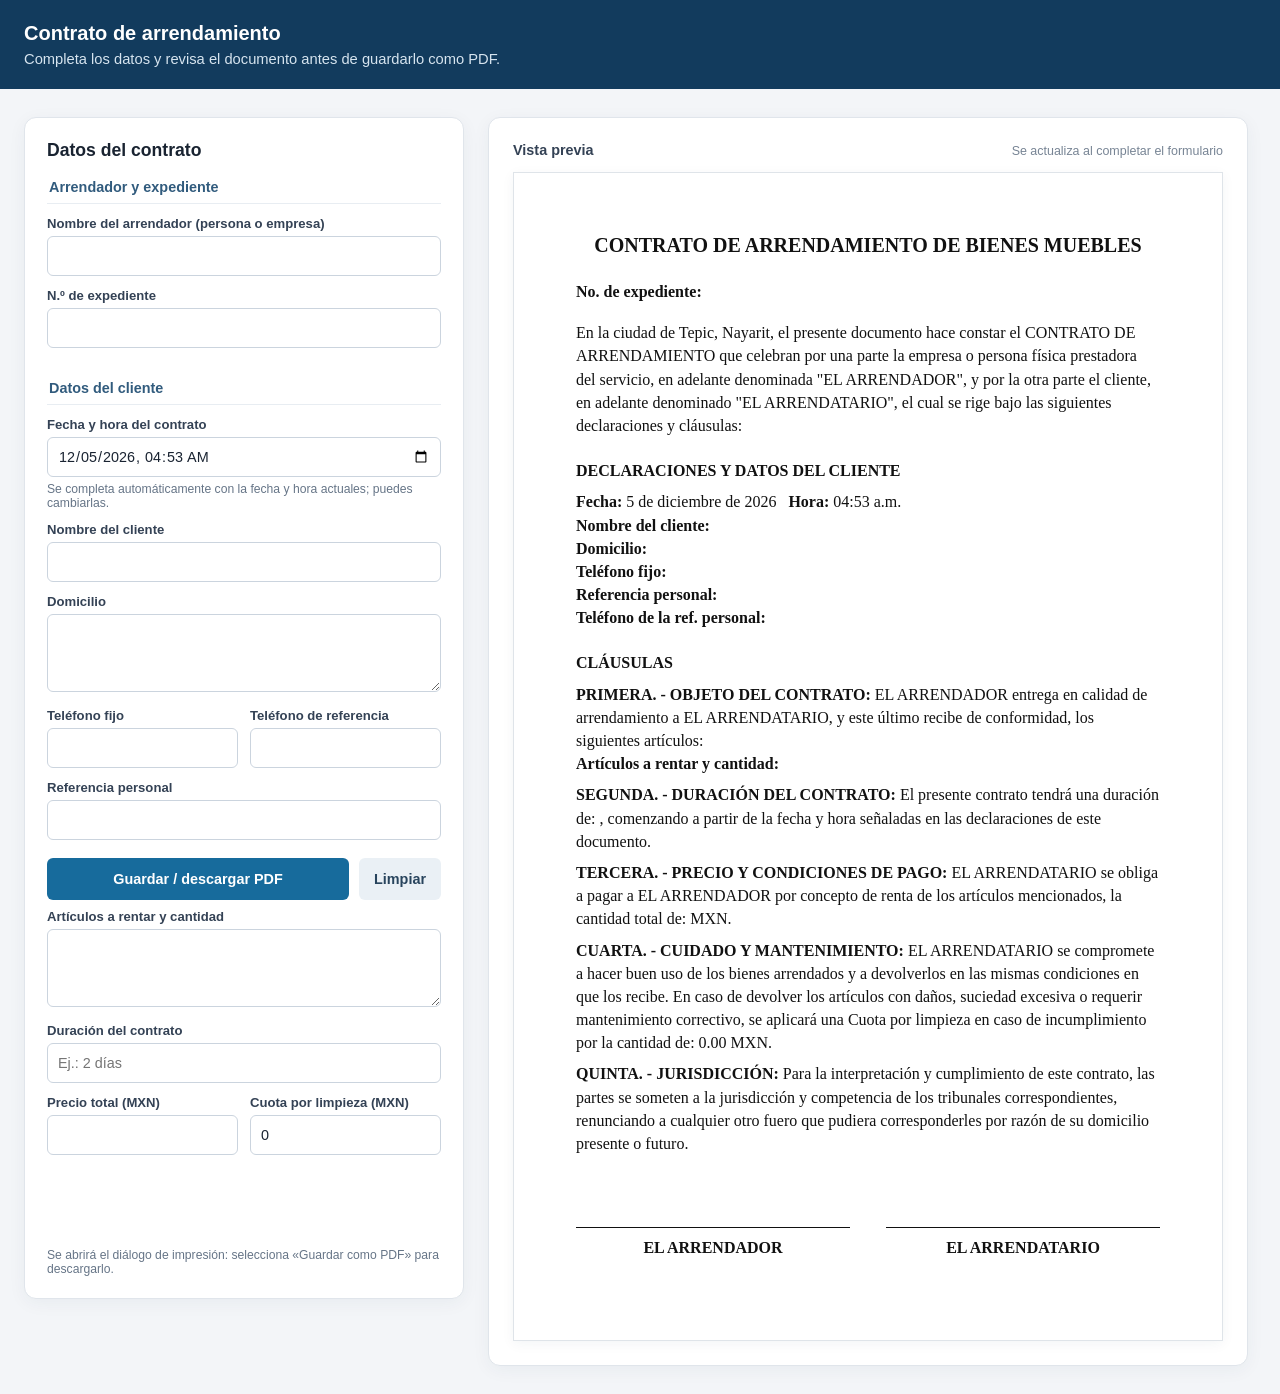
<file: index.html>
<!doctype html>
<html lang="es">
<head>
  <meta charset="utf-8">
  <meta name="viewport" content="width=device-width, initial-scale=1">
  <meta name="theme-color" content="#f3f5f8">
  <title>Generador de contrato de arrendamiento</title>
  <style>
    :root {
      color-scheme: light;
      font-family: "Segoe UI", Arial, sans-serif;
      color: #192331;
      background: #f3f5f8;
      font-synthesis: none;
    }

    * { box-sizing: border-box; }

    body { margin: 0; }

    .topbar {
      padding: 22px max(24px, calc((100% - 1440px) / 2));
      background: #123b5d;
      color: #fff;
    }

    .topbar h1 {
      margin: 0;
      font-size: 1.25rem;
      font-weight: 650;
    }

    .topbar p {
      margin: 6px 0 0;
      color: #d6e4ef;
      font-size: .92rem;
    }

    main {
      display: grid;
      grid-template-columns: minmax(320px, 440px) minmax(480px, 760px);
      gap: 24px;
      align-items: start;
      max-width: 1440px;
      margin: 28px auto;
      padding: 0 24px;
    }

    .panel {
      border: 1px solid #e0e5eb;
      border-radius: 12px;
      background: #fff;
      box-shadow: 0 4px 18px #16324f0d;
    }

    .form-panel { padding: 22px; }

    .panel h2 {
      margin: 0 0 18px;
      font-size: 1.1rem;
    }

    fieldset {
      min-width: 0;
      margin: 0 0 20px;
      padding: 0;
      border: 0;
    }

    legend {
      width: 100%;
      margin-bottom: 12px;
      padding-bottom: 8px;
      border-bottom: 1px solid #e8edf2;
      color: #315b7d;
      font-size: .9rem;
      font-weight: 700;
    }

    .field { margin-bottom: 12px; }

    .field-row {
      display: grid;
      grid-template-columns: 1fr 1fr;
      gap: 12px;
    }

    label {
      display: block;
      margin-bottom: 5px;
      color: #344255;
      font-size: .82rem;
      font-weight: 600;
    }

    input, textarea {
      width: 100%;
      min-height: 40px;
      padding: 9px 10px;
      border: 1px solid #cbd4de;
      border-radius: 6px;
      background: #fff;
      color: #192331;
      font: inherit;
      font-size: .9rem;
    }

    textarea {
      min-height: 78px;
      resize: vertical;
    }

    input:focus, textarea:focus {
      border-color: #2c77ac;
      outline: 3px solid #2c77ac24;
    }

    .hint {
      margin: 5px 0 0;
      color: #667587;
      font-size: .76rem;
    }

    .actions {
      position: sticky;
      bottom: 0;
      display: flex;
      gap: 10px;
      padding: 14px 0 0;
      background: #fff;
    }

    button {
      min-height: 42px;
      padding: 10px 15px;
      border: 0;
      border-radius: 6px;
      font: inherit;
      font-size: .9rem;
      font-weight: 650;
      cursor: pointer;
    }

    .primary { flex: 1; background: #176b9c; color: #fff; }
    .primary:hover { background: #10577f; }
    .secondary { background: #eaf0f5; color: #28445d; }
    .secondary:hover { background: #dce6ee; }

    .preview-panel { padding: 24px; }

    .preview-heading {
      display: flex;
      justify-content: space-between;
      align-items: baseline;
      gap: 12px;
      margin: 0 0 14px;
      color: #344255;
      font-size: .9rem;
      font-weight: 700;
    }

    .preview-heading span {
      color: #778494;
      font-size: .78rem;
      font-weight: 400;
    }

    .document {
      min-height: 860px;
      padding: 58px 62px;
      border: 1px solid #dfe4e9;
      background: #fff;
      box-shadow: 0 3px 12px #16324f0d;
      color: #111;
      font-family: "Times New Roman", serif;
      font-size: 12pt;
      line-height: 1.45;
    }

    .document h2 {
      margin: 0 0 20px;
      text-align: center;
      font-family: "Times New Roman", serif;
      font-size: 15pt;
    }

    .document h3 {
      margin: 22px 0 8px;
      font-family: "Times New Roman", serif;
      font-size: 12pt;
    }

    .document p { margin: 8px 0; }
    .document .expediente { margin: 0 0 18px; }
    .document .signature-row {
      display: grid;
      grid-template-columns: 1fr 1fr;
      gap: 36px;
      margin-top: 72px;
      text-align: center;
    }
    .document .signature-line {
      padding-top: 8px;
      border-top: 1px solid #111;
    }
    .document .signature-line strong,
    .document .signature-line span { display: block; }
    .document .signature-line span { min-height: 1.4em; }

    @media (max-width: 1000px) {
      main { grid-template-columns: minmax(300px, 430px) minmax(0, 1fr); }
      .document { padding: 42px 36px; }
    }

    @media (max-width: 760px) {
      main { grid-template-columns: 1fr; margin-top: 18px; padding: 0 14px; }
      .topbar { padding: 18px 16px; }
      .document { min-height: 0; padding: 32px 24px; }
    }

    @media print {
      @page { size: letter; margin: 0.7in; }
      html, body { background: #fff; }
      .topbar, .form-panel, .preview-heading { display: none !important; }
      main {
        display: block;
        max-width: none;
        margin: 0;
        padding: 0;
      }
      .preview-panel {
        padding: 0;
        border: 0;
        border-radius: 0;
        box-shadow: none;
      }
      .document {
        min-height: 0;
        padding: 0;
        border: 0;
        box-shadow: none;
        font-size: 11pt;
      }
    }
  </style>
</head>
<body>
  <header class="topbar">
    <h1>Contrato de arrendamiento</h1>
    <p>Completa los datos y revisa el documento antes de guardarlo como PDF.</p>
  </header>

  <main>
    <section class="panel form-panel" aria-labelledby="form-title">
      <h2 id="form-title">Datos del contrato</h2>
      <form id="contract-form">
        <fieldset>
          <legend>Arrendador y expediente</legend>
          <div class="field">
            <label for="landlord">Nombre del arrendador (persona o empresa)</label>
            <input id="landlord" name="landlord" autocomplete="organization" required>
          </div>
          <div class="field">
            <label for="case-number">N.º de expediente</label>
            <input id="case-number" name="caseNumber" required>
          </div>
        </fieldset>

        <fieldset>
          <legend>Datos del cliente</legend>
          <div class="field">
            <label for="date-time">Fecha y hora del contrato</label>
            <input id="date-time" name="dateTime" type="datetime-local" required>
            <p class="hint">Se completa automáticamente con la fecha y hora actuales; puedes cambiarlas.</p>
          </div>
          <div class="field">
            <label for="customer">Nombre del cliente</label>
            <input id="customer" name="customer" autocomplete="name" required>
          </div>
          <div class="field">
            <label for="address">Domicilio</label>
            <textarea id="address" name="address" autocomplete="street-address" required></textarea>
          </div>
          <div class="field-row">
            <div class="field">
              <label for="phone">Teléfono fijo</label>
              <input id="phone" name="phone" type="tel" autocomplete="tel" required>
            </div>
            <div class="field">
              <label for="reference-phone">Teléfono de referencia</label>
              <input id="reference-phone" name="referencePhone" type="tel" required>
            </div>
          </div>
          <div class="field">
            <label for="reference">Referencia personal</label>
            <input id="reference" name="reference" required>
          </div>
        </fieldset>

        <fieldset>
          <legend>Artículos y condiciones</legend>
          <div class="field">
            <label for="items">Artículos a rentar y cantidad</label>
            <textarea id="items" name="items" required></textarea>
          </div>
          <div class="field">
            <label for="duration">Duración del contrato</label>
            <input id="duration" name="duration" placeholder="Ej.: 2 días" required>
          </div>
          <div class="field-row">
            <div class="field">
              <label for="price">Precio total (MXN)</label>
              <input id="price" name="price" type="number" min="0.01" step="0.01" inputmode="decimal" required>
            </div>
            <div class="field">
              <label for="cleaning-fee">Cuota por limpieza (MXN)</label>
              <input id="cleaning-fee" name="cleaningFee" type="number" min="0" step="0.01" value="0" inputmode="decimal" required>
            </div>
          </div>
        </fieldset>

        <div class="actions">
          <button class="primary" type="button" id="pdf-button">Guardar / descargar PDF</button>
          <button class="secondary" type="reset">Limpiar</button>
        </div>
        <p class="hint">Se abrirá el diálogo de impresión: selecciona «Guardar como PDF» para descargarlo.</p>
      </form>
    </section>

    <section class="panel preview-panel" aria-label="Vista previa del contrato">
      <div class="preview-heading">
        Vista previa
        <span>Se actualiza al completar el formulario</span>
      </div>
      <article id="document" class="document"></article>
    </section>
  </main>

  <script>
    const form = document.getElementById("contract-form");
    const preview = document.getElementById("document");
    const dateTimeInput = document.getElementById("date-time");
    const pdfButton = document.getElementById("pdf-button");
    const money = new Intl.NumberFormat("es-MX", {
      minimumFractionDigits: 2,
      maximumFractionDigits: 2
    });

    function localDateTimeValue(date) {
      const offset = date.getTimezoneOffset() * 60000;
      return new Date(date.getTime() - offset).toISOString().slice(0, 16);
    }

    function escapeHtml(value) {
      return String(value).replace(/[&<>"']/g, character => ({
        "&": "&amp;",
        "<": "&lt;",
        ">": "&gt;",
        '"': "&quot;",
        "'": "&#39;"
      })[character]);
    }

    function field(name) {
      return escapeHtml(new FormData(form).get(name) || "");
    }

    function formattedDateTime(value) {
      if (!value) return { date: "", time: "" };
      const date = new Date(value);
      if (Number.isNaN(date.getTime())) return { date: "", time: "" };
      return {
        date: new Intl.DateTimeFormat("es-MX", {
          day: "numeric",
          month: "long",
          year: "numeric"
        }).format(date),
        time: new Intl.DateTimeFormat("es-MX", {
          hour: "2-digit",
          minute: "2-digit",
          hour12: true
        }).format(date)
      };
    }

    function formattedMoney(name) {
      const value = form.elements.namedItem(name).value;
      return value === "" ? "" : money.format(Number(value));
    }

    function render() {
      const dateTime = formattedDateTime(dateTimeInput.value);
      preview.innerHTML = `
        <h2>CONTRATO DE ARRENDAMIENTO DE BIENES MUEBLES</h2>
        <p class="expediente"><strong>No. de expediente:</strong> ${field("caseNumber")}</p>
        <p>En la ciudad de Tepic, Nayarit, el presente documento hace constar el CONTRATO DE ARRENDAMIENTO que celebran por una parte la empresa o persona física prestadora del servicio, en adelante denominada "EL ARRENDADOR", y por la otra parte el cliente, en adelante denominado "EL ARRENDATARIO", el cual se rige bajo las siguientes declaraciones y cláusulas:</p>
        <h3>DECLARACIONES Y DATOS DEL CLIENTE</h3>
        <p><strong>Fecha:</strong> ${escapeHtml(dateTime.date)} &nbsp; <strong>Hora:</strong> ${escapeHtml(dateTime.time)}<br>
        <strong>Nombre del cliente:</strong> ${field("customer")}<br>
        <strong>Domicilio:</strong> ${field("address").replace(/\n/g, "<br>")}<br>
        <strong>Teléfono fijo:</strong> ${field("phone")}<br>
        <strong>Referencia personal:</strong> ${field("reference")}<br>
        <strong>Teléfono de la ref. personal:</strong> ${field("referencePhone")}</p>
        <h3>CLÁUSULAS</h3>
        <p><strong>PRIMERA. - OBJETO DEL CONTRATO:</strong> EL ARRENDADOR entrega en calidad de arrendamiento a EL ARRENDATARIO, y este último recibe de conformidad, los siguientes artículos:<br>
        <strong>Artículos a rentar y cantidad:</strong> ${field("items").replace(/\n/g, "<br>")}</p>
        <p><strong>SEGUNDA. - DURACIÓN DEL CONTRATO:</strong> El presente contrato tendrá una duración de: ${field("duration")}, comenzando a partir de la fecha y hora señaladas en las declaraciones de este documento.</p>
        <p><strong>TERCERA. - PRECIO Y CONDICIONES DE PAGO:</strong> EL ARRENDATARIO se obliga a pagar a EL ARRENDADOR por concepto de renta de los artículos mencionados, la cantidad total de: ${escapeHtml(formattedMoney("price"))} MXN.</p>
        <p><strong>CUARTA. - CUIDADO Y MANTENIMIENTO:</strong> EL ARRENDATARIO se compromete a hacer buen uso de los bienes arrendados y a devolverlos en las mismas condiciones en que los recibe. En caso de devolver los artículos con daños, suciedad excesiva o requerir mantenimiento correctivo, se aplicará una Cuota por limpieza en caso de incumplimiento por la cantidad de: ${escapeHtml(formattedMoney("cleaningFee"))} MXN.</p>
        <p><strong>QUINTA. - JURISDICCIÓN:</strong> Para la interpretación y cumplimiento de este contrato, las partes se someten a la jurisdicción y competencia de los tribunales correspondientes, renunciando a cualquier otro fuero que pudiera corresponderles por razón de su domicilio presente o futuro.</p>
        <div class="signature-row">
          <div class="signature-line"><strong>EL ARRENDADOR</strong><span>${field("landlord")}</span></div>
          <div class="signature-line"><strong>EL ARRENDATARIO</strong><span>${field("customer")}</span></div>
        </div>`;
    }

    dateTimeInput.value = localDateTimeValue(new Date());
    form.addEventListener("input", render);
    form.addEventListener("change", render);
    form.addEventListener("reset", () => {
      setTimeout(() => {
        dateTimeInput.value = localDateTimeValue(new Date());
        render();
      }, 0);
    });
    pdfButton.addEventListener("click", () => {
      if (!form.reportValidity()) return;
      window.print();
    });
    render();
  </script>
</body>
</html>
</file>
